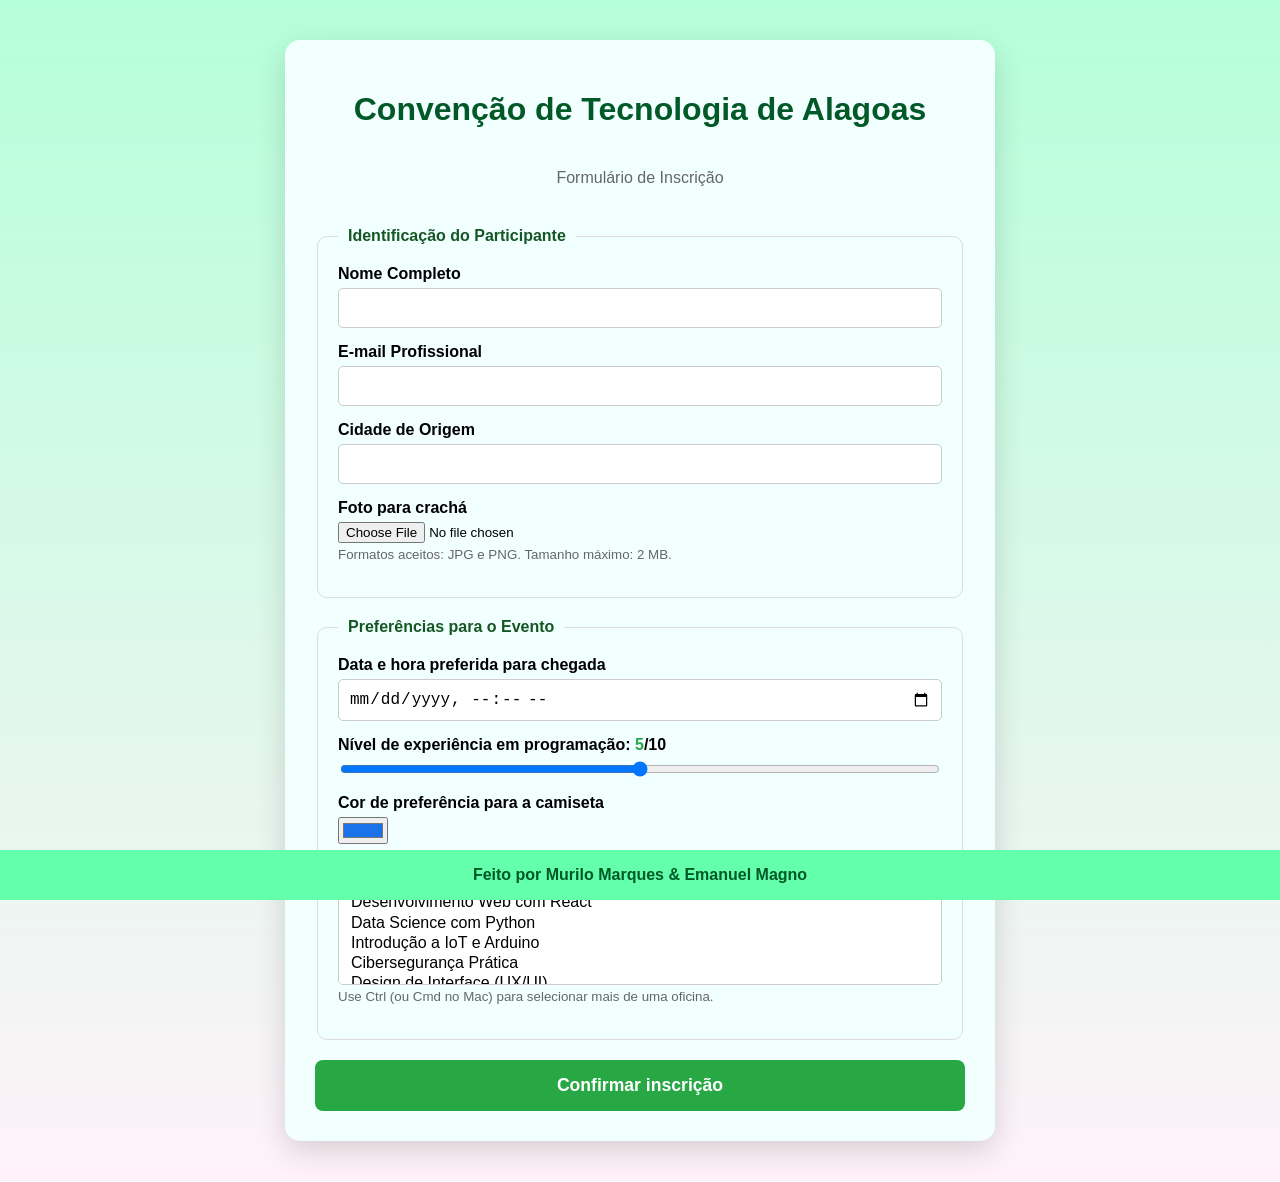
<file: index.html>
<!DOCTYPE html>
<html lang="pt-br">
<head>
    <meta charset="UTF-8">
    <meta name="viewport" content="width=device-width, initial-scale=1.0">
    <title>Inscrição para a Convenção de Tecnologia de Alagoas!</title>
    <style>
        body {
            font-family: 'Segoe UI', Tahoma, Geneva, Verdana, sans-serif;
            background-image: linear-gradient(to bottom, #B5FFD9, #FFF2F9);
            display: flex;
            justify-content: center;
            padding: 40px 20px;
            margin: 0;
        }

        form {
            background: #F2FFFF;
            padding: 30px;
            border-radius: 15px;
            box-shadow: 0 10px 30px rgba(0,0,0,0.15);
            width: 100%;
            max-width: 650px;
            display: flex;
            flex-direction: column;
            gap: 20px;
        }

        h1 { text-align: center; color: #005927; margin-bottom: 5px; }
        p.subtitulo { text-align: center; color: #666; margin-bottom: 20px; }

        fieldset {
            border: 1px solid #ddd;
            border-radius: 10px;
            padding: 20px;
        }

        legend { font-weight: bold; padding: 0 10px; color: #155724; }

        .campo-grupo {
            display: flex;
            flex-direction: column;
            margin-bottom: 15px;
        }

        label { font-weight: 600; margin-bottom: 5px; }

        input[type="text"], input[type="email"], input[type="datetime-local"], select {
            padding: 10px;
            border: 1px solid #ccc;
            border-radius: 5px;
            font-size: 1rem;
        }

        small { color: #666; margin-top: 4px; display: block; }

        button {
            background-color: #28a745;
            color: white;
            border: none;
            padding: 15px;
            font-size: 1.1rem;
            font-weight: bold;
            border-radius: 8px;
            cursor: pointer;
            transition: 0.3s;
        }

      .footer {
        position: fixed;
        left: 0;
        bottom: 0;
        width: 100%;
        background-color: #63FFAC;
        color: #005927;
        text-align: center;
      }

        button:hover { background-color: #218838; }

        #valor-experiencia { color: #28a745; font-weight: bold; }
    </style>
</head>
<body>

    <form action="https://httpbin.org/post" method="post" enctype="multipart/form-data">
        
        <input type="hidden" name="edicao" value="2026">

        <h1>Convenção de Tecnologia de Alagoas</h1>
        <p class="subtitulo">Formulário de Inscrição</p>

        <fieldset>
            <legend>Identificação do Participante</legend>
            
            <div class="campo-grupo">
                <label for="nome">Nome Completo</label>
                <input type="text" id="nome" name="nome" required>
            </div>

            <div class="campo-grupo">
                <label for="email">E-mail Profissional</label>
                <input type="email" id="email" name="email" required>
            </div>

            <div class="campo-grupo">
                <label for="cidade">Cidade de Origem</label>
                <input type="text" id="cidade" name="cidade" list="cidades-al">
                <datalist id="cidades-al">
                    <option value="Maceió">
                    <option value="Marechal Deodoro">
                    <option value="Rio Largo">
                    <option value="Arapiraca">
                    <option value="Palmeira dos Índios">
                    <option value="Penedo">
                    <option value="Coruripe">
                    <option value="Viçosa">
                </datalist>
            </div>

            <div class="campo-grupo">
                <label for="foto">Foto para crachá</label>
                <input type="file" id="foto" name="foto" accept="image/jpeg,image/png" aria-describedby="foto-help">
                <small id="foto-help">Formatos aceitos: JPG e PNG. Tamanho máximo: 2 MB.</small>
            </div>
        </fieldset>

        <fieldset>
            <legend>Preferências para o Evento</legend>

            <div class="campo-grupo">
                <label for="chegada">Data e hora preferida para chegada</label>
                <input type="datetime-local" id="chegada" name="chegada">
            </div>

            <div class="campo-grupo">
                <label for="experiencia">
                    Nível de experiência em programação: <span id="valor-experiencia">5</span>/10
                </label>
                <input type="range" id="experiencia" name="experiencia" 
                       min="0" max="10" step="1" value="5"
                       oninput="document.getElementById('valor-experiencia').textContent = this.value">
            </div>

            <div class="campo-grupo">
                <label for="cor_camiseta">Cor de preferência para a camiseta</label>
                <input type="color" id="cor_camiseta" name="cor_camiseta" value="#1a73e8">
            </div>

            <div class="campo-grupo">
                <label for="oficinas">Áreas de Especialidade</label>
                <select id="oficinas" name="oficinas[]" multiple size="4" aria-describedby="oficinas-help">
                    <option value="web">Desenvolvimento Web com React</option>
                    <option value="python">Data Science com Python</option>
                    <option value="iot">Introdução a IoT e Arduino</option>
                    <option value="seg">Cibersegurança Prática</option>
                    <option value="ux">Design de Interface (UX/UI)</option>
                </select>
                <small id="oficinas-help">Use Ctrl (ou Cmd no Mac) para selecionar mais de uma oficina.</small>
            </div>
        </fieldset>

        <button type="submit">Confirmar inscrição</button>
    </form>

<div class="footer">
  <p><b>Feito por Murilo Marques & Emanuel Magno</b></p>
</div>

</body>
</html>
</file>
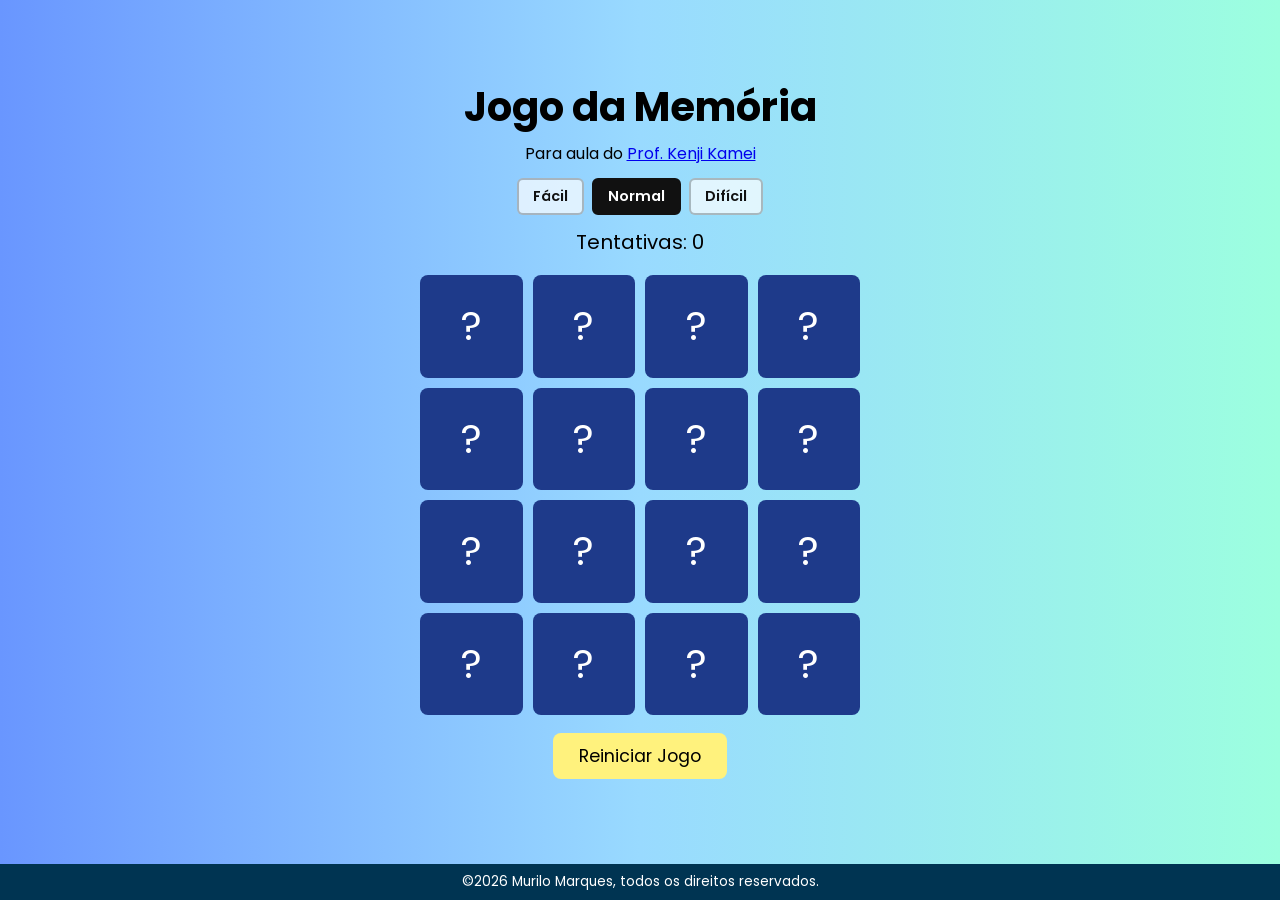
<file: memoria/index.html>
<!DOCTYPE html>
<html lang="pt-BR">
    <head>
        <link rel="preconnect" href="https://fonts.googleapis.com">
        <link rel="preconnect" href="https://fonts.gstatic.com" crossorigin>
        <link href="https://fonts.googleapis.com/css2?family=Poppins:wght@400;600;700&display=swap" rel="stylesheet">
        <meta charset="UTF-8">
        <meta name="viewport" content="width=device-width, initial-scale=1.0">
        <title>Jogo da Memória</title>
        <link rel="stylesheet" href="style.css">
    </head>
    <body>
        <div class="container">
            <h1>Jogo da Memória</h1>
            <p>Para aula do <a href="http://lattes.cnpq.br/5033020411757389" target="_blank"
                                title="Perfil do Professor Kenji">Prof. Kenji Kamei</a></p>

            <div class="modos" role="group" aria-label="Nível de dificuldade">
                <button type="button" class="btn-modo" data-modo="facil">Fácil</button>
                <button type="button" class="btn-modo ativo" data-modo="normal">Normal</button>
                <button type="button" class="btn-modo" data-modo="dificil">Difícil</button>
            </div>

            <div id="placar">Tentativas: 0</div>

            <div id="tabuleiro" class="tabuleiro"></div>

            <button type="button" id="btn-reiniciar">Reiniciar Jogo</button>
        </div>

        <script src="script.js"></script>

        <footer>
            <div class="footer">
                ©2026 Murilo Marques, todos os direitos reservados.
            </div>
        </footer>
    </body>
</html>
</file>
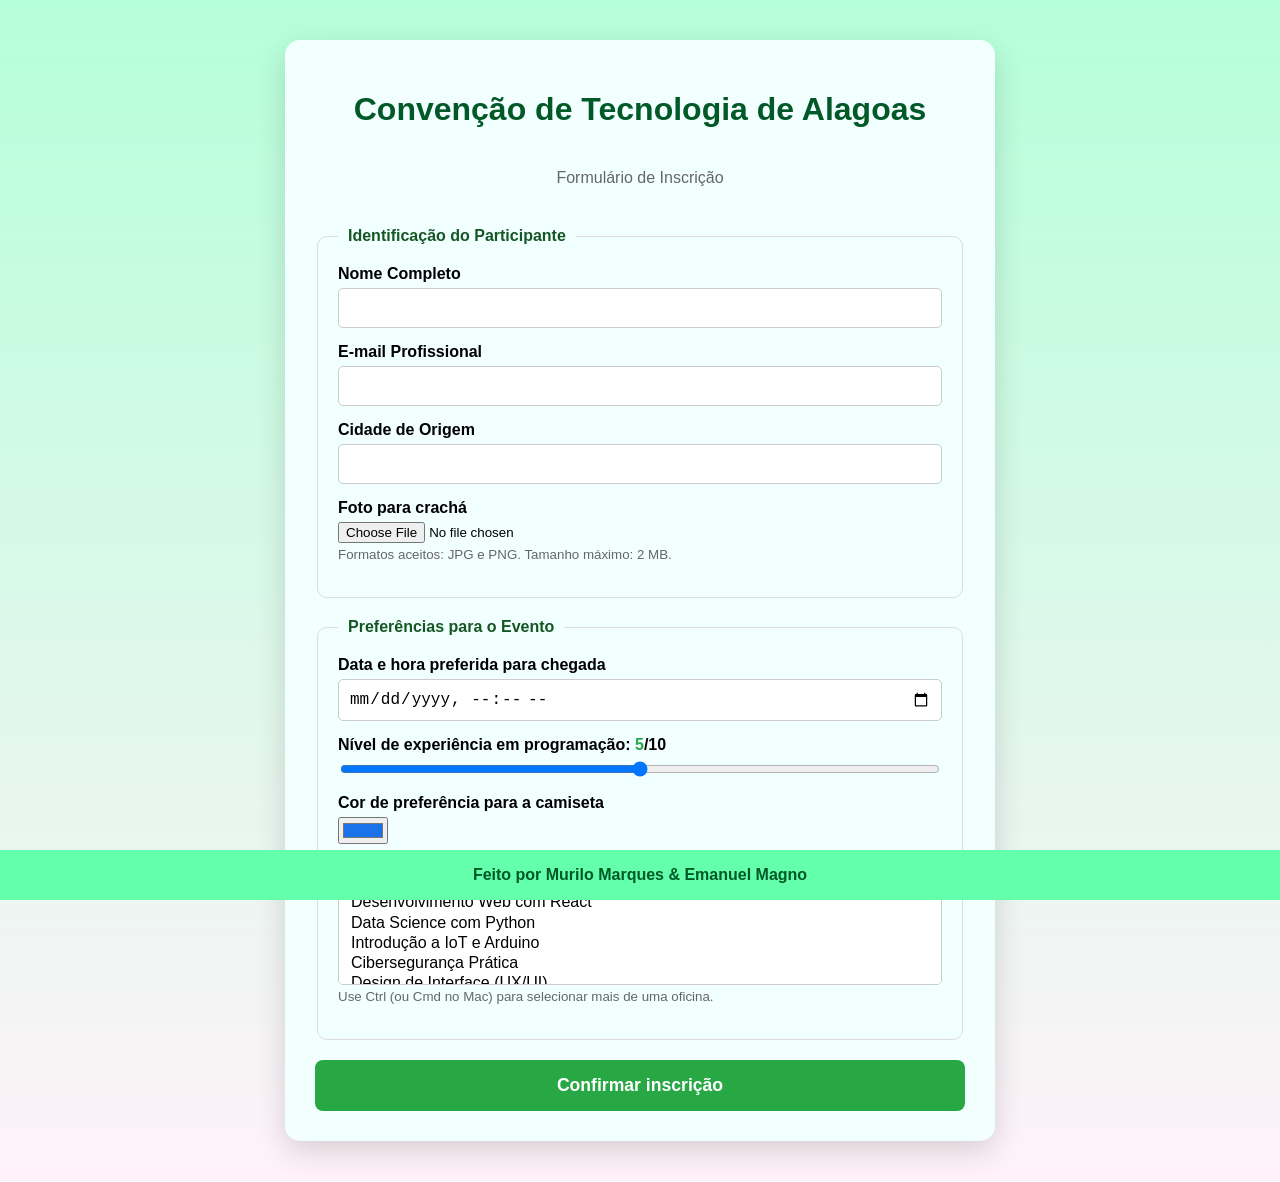
<file: text atividade-css01-sala/index.html>
<!DOCTYPE html>
<html lang="pt-br">
<head>
    <meta charset="UTF-8">
    <meta name="viewport" content="width=device-width, initial-scale=1.0">
    <title>Inscrição para a Convenção de Tecnologia de Alagoas!</title>

    <link rel="stylesheet" href="style.css">
</head>
<body>

    <form action="https://httpbin.org/post" method="post" enctype="multipart/form-data">

        <input type="hidden" name="edicao" value="2026">

        <h1>Convenção de Tecnologia de Alagoas</h1>
        <p class="subtitulo">Formulário de Inscrição</p>

        <fieldset>
            <legend>Identificação do Participante</legend>

            <div class="campo-grupo">
                <label for="nome">Nome Completo</label>
                <input type="text" id="nome" name="nome" required>
            </div>

            <div class="campo-grupo">
                <label for="email">E-mail Profissional</label>
                <input type="email" id="email" name="email" required>
            </div>

            <div class="campo-grupo">
                <label for="cidade">Cidade de Origem</label>
                <input type="text" id="cidade" name="cidade" list="cidades-al">

                <datalist id="cidades-al">
                    <option value="Maceió">
                    <option value="Marechal Deodoro">
                    <option value="Rio Largo">
                    <option value="Arapiraca">
                    <option value="Palmeira dos Índios">
                    <option value="Penedo">
                    <option value="Coruripe">
                    <option value="Viçosa">
                </datalist>
            </div>

            <div class="campo-grupo">
                <label for="foto">Foto para crachá</label>
                <input type="file" id="foto" name="foto"
                    accept="image/jpeg,image/png"
                    aria-describedby="foto-help">

                <small id="foto-help">
                    Formatos aceitos: JPG e PNG. Tamanho máximo: 2 MB.
                </small>
            </div>
        </fieldset>

        <fieldset>
            <legend>Preferências para o Evento</legend>

            <div class="campo-grupo">
                <label for="chegada">Data e hora preferida para chegada</label>
                <input type="datetime-local" id="chegada" name="chegada">
            </div>

            <div class="campo-grupo">
                <label for="experiencia">
                    Nível de experiência em programação:
                    <span id="valor-experiencia">5</span>/10
                </label>

                <input type="range"
                    id="experiencia"
                    name="experiencia"
                    min="0"
                    max="10"
                    step="1"
                    value="5"
                    oninput="document.getElementById('valor-experiencia').textContent = this.value">
            </div>

            <div class="campo-grupo">
                <label for="cor_camiseta">Cor de preferência para a camiseta</label>
                <input type="color" id="cor_camiseta" name="cor_camiseta" value="#1a73e8">
            </div>

            <div class="campo-grupo">
                <label for="oficinas">Áreas de Especialidade</label>

                <select id="oficinas" name="oficinas[]" multiple size="4"
                    aria-describedby="oficinas-help">

                    <option value="web">Desenvolvimento Web com React</option>
                    <option value="python">Data Science com Python</option>
                    <option value="iot">Introdução a IoT e Arduino</option>
                    <option value="seg">Cibersegurança Prática</option>
                    <option value="ux">Design de Interface (UX/UI)</option>
                </select>

                <small id="oficinas-help">
                    Use Ctrl (ou Cmd no Mac) para selecionar mais de uma oficina.
                </small>
            </div>
        </fieldset>

        <button type="submit">Confirmar inscrição</button>

    </form>

    <div class="footer">
        <p><b>Feito por Murilo Marques & Emanuel Magno</b></p>
    </div>

</body>
</html>
</file>
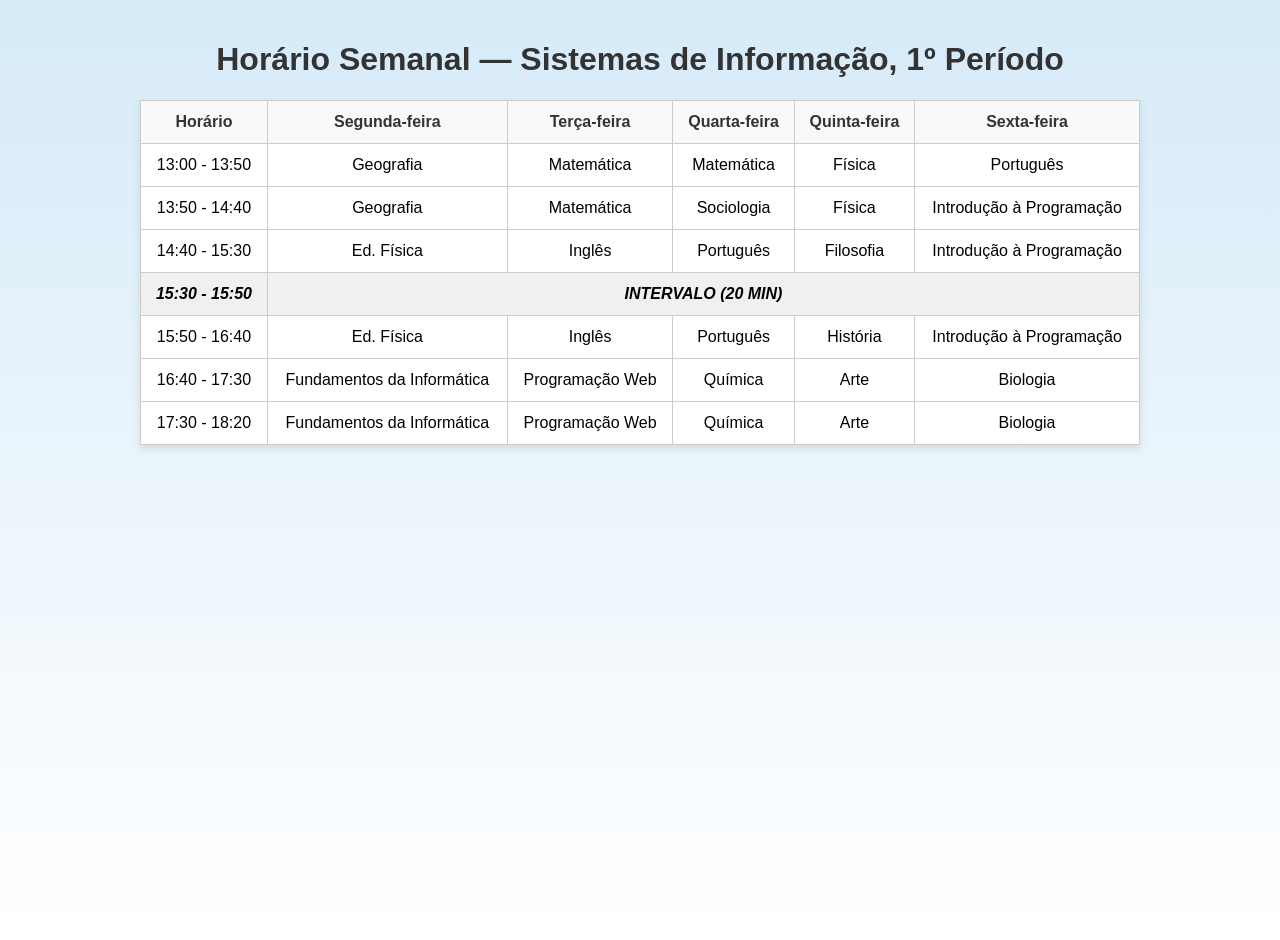
<file: cap04/at01.html>
<!DOCTYPE html>
<html lang="pt-BR">
<head>
  <meta charset="UTF-8">
  <title>Horário Semanal — Sistemas de Informação</title>
  <style>
    body {
      margin: 0;
      padding: 20px;
      font-family: Arial, sans-serif;
      background: linear-gradient(to bottom, #d6eaf8, #ffffff);
      min-height: 100vh;
      display: flex;
      flex-direction: column;
      align-items: center;
    }

    h1 {
      color: #333;
    }

    table {
      border-collapse: collapse;
      width: 90%;
      max-width: 1000px;
      background-color: #ffffff; 
      box-shadow: 0 4px 8px rgba(0,0,0,0.1);
    }

    th, td {
      border: 1px solid #ccc;
      padding: 12px;
      text-align: center;
    }
    th {
      background-color: #f8f9fa;
      color: #333;
    }

    .intervalo {
      background-color: #f0f0f0;
      font-weight: bold;
      font-style: italic;
    }
  </style>
</head>
<body>

  <h1>Horário Semanal — Sistemas de Informação, 1º Período</h1>

  <table>
    <tr>
      <th>Horário</th>
      <th>Segunda-feira</th>
      <th>Terça-feira</th>
      <th>Quarta-feira</th>
      <th>Quinta-feira</th>
      <th>Sexta-feira</th>
    </tr>

    <tr>
      <td>13:00 - 13:50</td>
      <td>Geografia</td>
      <td>Matemática</td>
      <td>Matemática</td>
      <td>Física</td>
      <td>Português</td>
    </tr>

    <tr>
      <td>13:50 - 14:40</td>
      <td>Geografia</td>
      <td>Matemática</td>
      <td>Sociologia</td>
      <td>Física</td>
      <td>Introdução à Programação</td>
    </tr>

    <tr>
      <td>14:40 - 15:30</td>
      <td>Ed. Física</td>
      <td>Inglês</td>
      <td>Português</td>
      <td>Filosofia</td>
      <td>Introdução à Programação</td>
    </tr>

    <tr class="intervalo">
      <td>15:30 - 15:50</td>
      <td colspan="5">INTERVALO (20 MIN)</td>
    </tr>

    <tr>
      <td>15:50 - 16:40</td>
      <td>Ed. Física</td>
      <td>Inglês</td>
      <td>Português</td>
      <td>História</td>
      <td>Introdução à Programação</td>
    </tr>

    <tr>
      <td>16:40 - 17:30</td>
      <td>Fundamentos da Informática</td>
      <td>Programação Web</td>
      <td>Química</td>
      <td>Arte</td>
      <td>Biologia</td>
    </tr>

    <tr>
      <td>17:30 - 18:20</td>
      <td>Fundamentos da Informática</td>
      <td>Programação Web</td>
      <td>Química</td>
      <td>Arte</td>
      <td>Biologia</td>
    </tr>
  </table>

</body>
</html>
</file>
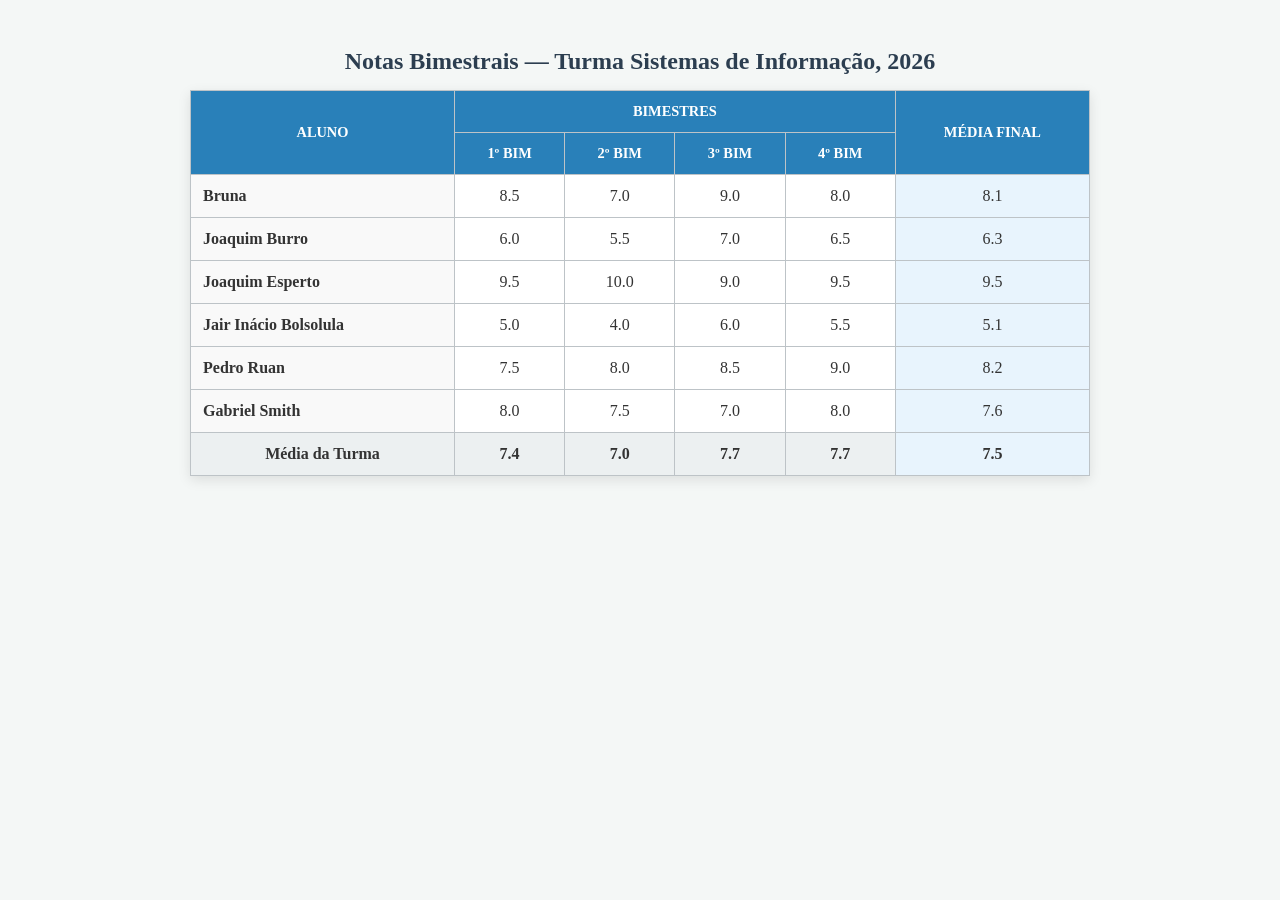
<file: cap04/at02.html>
<!DOCTYPE html>
<html lang="pt-BR">
<head>
  <meta charset="UTF-8">
  <title>Atividade 2 — Tabela Semântica</title>
  <style>
    body {
      font-family:"Comic Sans MS", "Comic Sans", cursive;
      padding: 40px;
      background-color: #f4f7f6;
      color: #333;
    }

    table {
      width: 100%;
      max-width: 900px;
      margin: 0 auto;
      border-collapse: collapse;
      background-color: #fff;
      box-shadow: 0 4px 12px rgba(0,0,0,0.1);
    }

    caption {
      font-size: 1.5rem;
      font-weight: bold;
      margin-bottom: 15px;
      color: #2c3e50;
    }

    th, td {
      border: 1px solid #bdc3c7;
      padding: 12px;
      text-align: center;
    }

    thead th {
      background-color: #2980b9;
      color: white;
      text-transform: uppercase;
      font-size: 0.9rem;
    }

    tbody th {
      background-color: #f9f9f9;
      text-align: left;
      font-weight: 600;
    }

    tfoot {
      background-color: #ecf0f1;
      font-weight: bold;
    }

    .media-final {
      background-color: #e8f4fd;
    }
  </style>
</head>
<body>

  <table>
    <caption>Notas Bimestrais — Turma Sistemas de Informação, 2026</caption>

    <thead>
      <tr>
        <th scope="col" rowspan="2">Aluno</th>
        <th scope="colgroup" colspan="4">Bimestres</th>
        <th scope="col" rowspan="2">Média Final</th>
      </tr>
      <tr>
        <th scope="col">1º Bim</th>
        <th scope="col">2º Bim</th>
        <th scope="col">3º Bim</th>
        <th scope="col">4º Bim</th>
      </tr>
    </thead>

    <tbody>
      <tr>
        <th scope="row">Bruna</th>
        <td>8.5</td>
        <td>7.0</td>
        <td>9.0</td>
        <td>8.0</td>
        <td class="media-final">8.1</td>
      </tr>
      <tr>
        <th scope="row">Joaquim Burro</th>
        <td>6.0</td>
        <td>5.5</td>
        <td>7.0</td>
        <td>6.5</td>
        <td class="media-final">6.3</td>
      </tr>
      <tr>
        <th scope="row">Joaquim Esperto</th>
        <td>9.5</td>
        <td>10.0</td>
        <td>9.0</td>
        <td>9.5</td>
        <td class="media-final">9.5</td>
      </tr>
      <tr>
        <th scope="row">Jair Inácio Bolsolula</th>
        <td>5.0</td>
        <td>4.0</td>
        <td>6.0</td>
        <td>5.5</td>
        <td class="media-final">5.1</td>
      </tr>
      <tr>
        <th scope="row">Pedro Ruan</th>
        <td>7.5</td>
        <td>8.0</td>
        <td>8.5</td>
        <td>9.0</td>
        <td class="media-final">8.2</td>
      </tr>
      <tr>
        <th scope="row">Gabriel Smith</th>
        <td>8.0</td>
        <td>7.5</td>
        <td>7.0</td>
        <td>8.0</td>
        <td class="media-final">7.6</td>
      </tr>
    </tbody>

    <tfoot>
      <tr>
        <th scope="row">Média da Turma</th>
        <td>7.4</td>
        <td>7.0</td>
        <td>7.7</td>
        <td>7.7</td>
        <td class="media-final">7.5</td>
      </tr>
    </tfoot>
  </table>

</body>
</html>
</file>
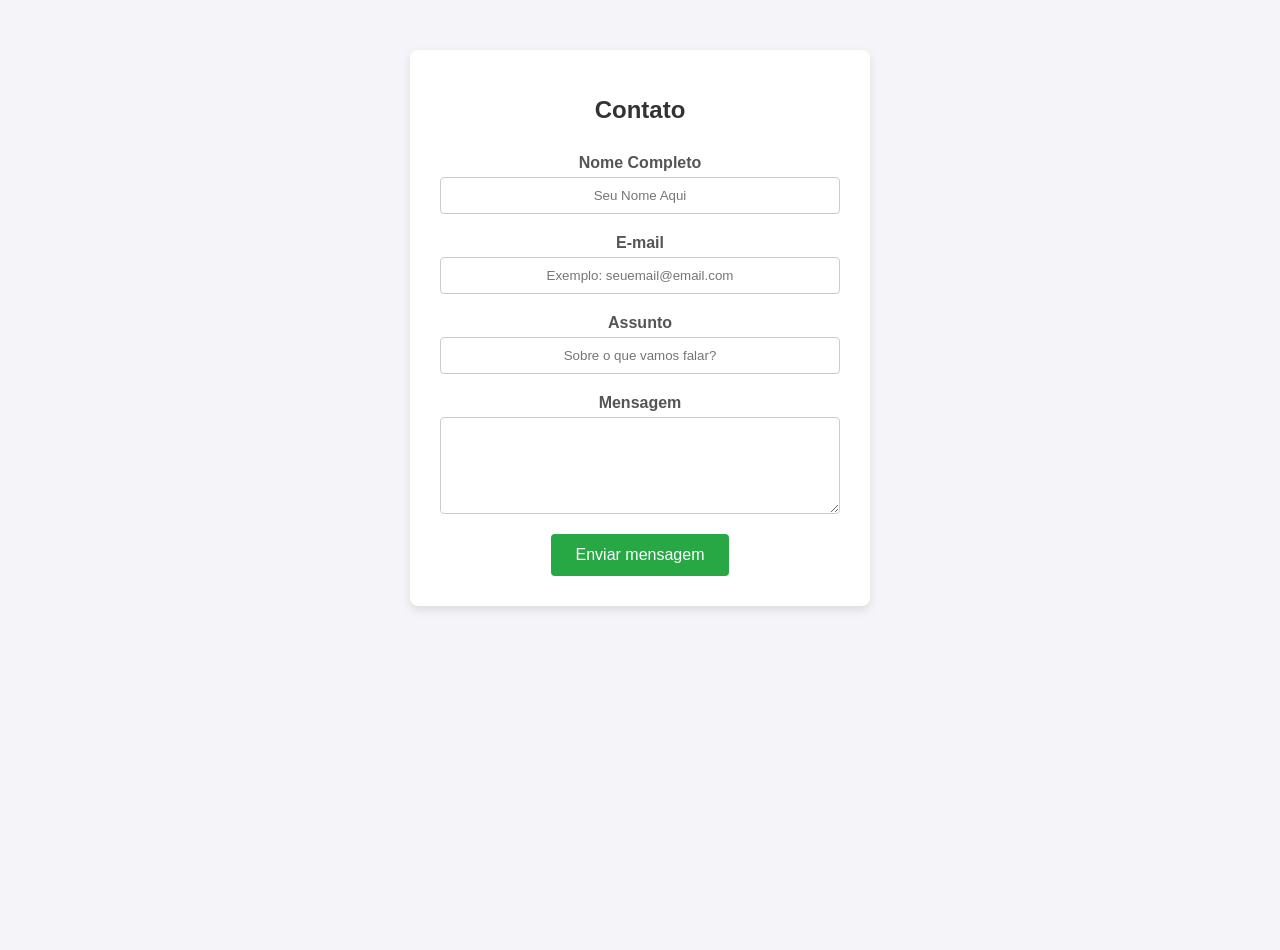
<file: cap05/at01.html>
<!DOCTYPE html>
<html lang="pt-br">
<head>
    <meta charset="UTF-8">
    <meta name="viewport" content="width=device-width, initial-scale=1.0">
    <title>AT01 — Formulário de Contato</title>
    <style>
        /* Centraliza o conteúdo na tela inteira */
        body {
            font-family: 'Segoe UI', Tahoma, Geneva, Verdana, sans-serif;
            display: flex;
            justify-content: center;
            align-items: flex-start;
            min-height: 100vh;
            background-color: #f4f4f9;
            margin: 0;
            padding-top: 50px;
        }

        /* Estilização do formulário */
        form {
            background: white;
            padding: 30px;
            border-radius: 8px;
            box-shadow: 0 4px 10px rgba(0,0,0,0.1);
            width: 100%;
            max-width: 400px;
            display: flex;
            flex-direction: column;
            align-items: center; /* Centraliza os itens dentro do form */
            gap: 20px;
        }

        h1 {
            font-size: 1.5rem;
            color: #333;
            margin-bottom: 10px;
        }

        /* Container de cada campo para alinhar label e input */
        .campo-grupo {
            display: flex;
            flex-direction: column;
            align-items: center;
            width: 100%;
        }

        label {
            font-weight: bold;
            margin-bottom: 5px;
            color: #555;
        }

        input, textarea {
            width: 100%;
            padding: 10px;
            border: 1px solid #ccc;
            border-radius: 4px;
            text-align: center; /* Centraliza o texto digitado */
            box-sizing: border-box; /* Garante que o padding não quebre a largura */
        }

        textarea {
            resize: vertical;
        }

        button {
            background-color: #28a745;
            color: white;
            border: none;
            padding: 12px 25px;
            font-size: 1rem;
            border-radius: 4px;
            cursor: pointer;
            transition: background 0.3s;
        }

        button:hover {
            background-color: #218838;
        }
    </style>
</head>
<body>

    <form action="https://httpbin.org/get" method="get">
        <h1>Contato</h1>

        <div class="campo-grupo">
            <label for="nome">Nome Completo</label>
            <input type="text" id="nome" name="nome" placeholder="Seu Nome Aqui" required>
        </div>

        <div class="campo-grupo">
            <label for="email">E-mail</label>
            <input type="email" id="email" name="email" placeholder="Exemplo: seuemail@email.com" required>
        </div>

        <div class="campo-grupo">
            <label for="assunto">Assunto</label>
            <input type="text" id="assunto" name="assunto" placeholder="Sobre o que vamos falar?" required>
        </div>

        <div class="campo-grupo">
            <label for="mensagem">Mensagem</label>
            <textarea id="mensagem" name="mensagem" rows="5" required></textarea>
        </div>

        <button type="submit">Enviar mensagem</button>
    </form>

</body>
</html>
</file>
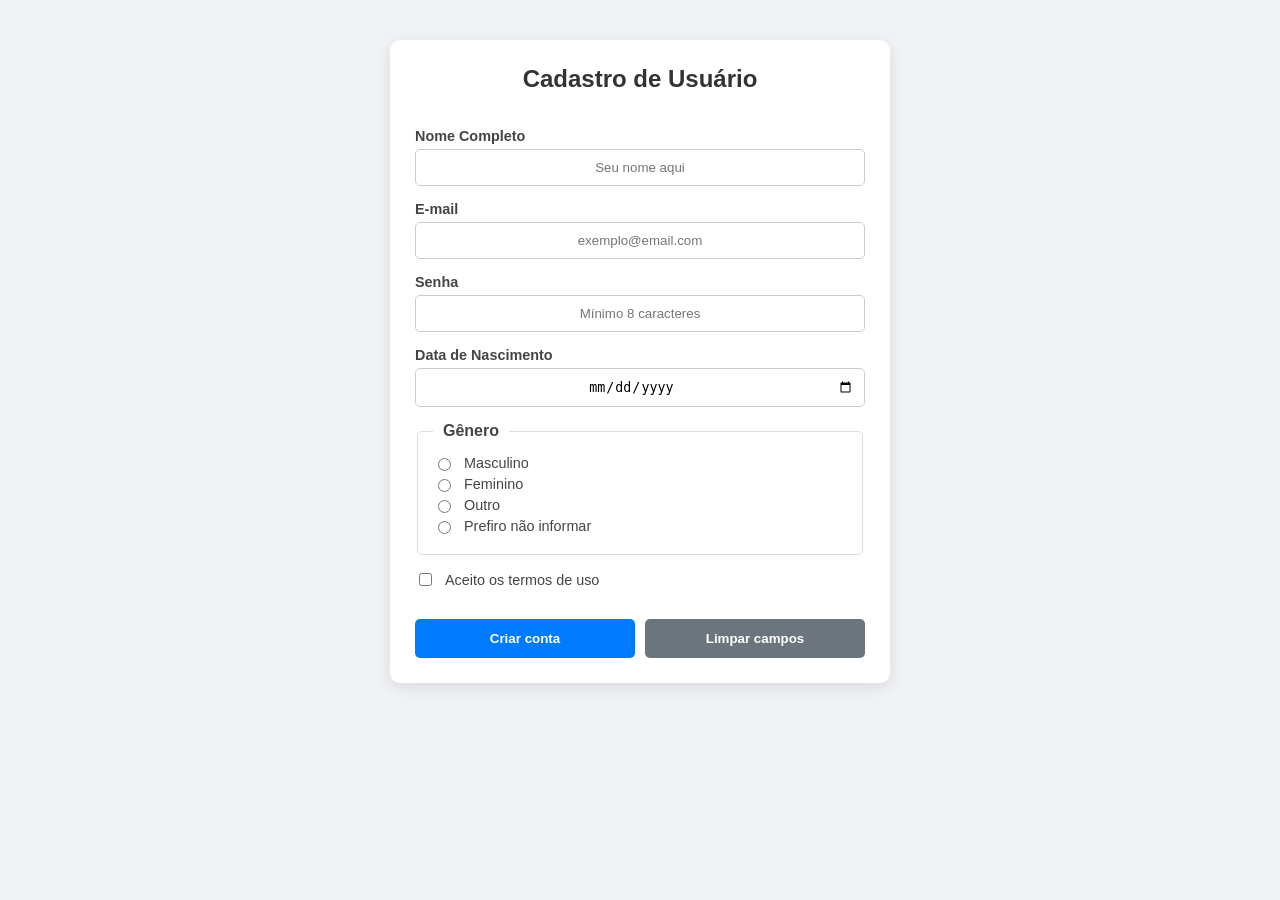
<file: cap05/at02.html>
<!DOCTYPE html>
<html lang="pt-br">
<head>
    <meta charset="UTF-8">
    <meta name="viewport" content="width=device-width, initial-scale=1.0">
    <title>AT02 — Cadastro de Usuário</title>
    <style>
        body {
            font-family: Arial, sans-serif;
            display: flex;
            justify-content: center;
            background-color: #f0f2f5;
            padding: 40px 20px;
            margin: 0;
        }

        form {
            background: white;
            padding: 25px;
            border-radius: 10px;
            box-shadow: 0 4px 15px rgba(0,0,0,0.1);
            width: 100%;
            max-width: 450px;
            display: flex;
            flex-direction: column;
            gap: 15px;
        }

        h2 { text-align: center; color: #333; margin-top: 0; }

        .campo-grupo {
            display: flex;
            flex-direction: column;
            gap: 5px;
        }

        label { font-weight: bold; font-size: 0.9rem; color: #444; }

        input[type="text"], 
        input[type="email"], 
        input[type="password"], 
        input[type="date"] {
            padding: 10px;
            border: 1px solid #ccc;
            border-radius: 5px;
            width: 100%;
            box-sizing: border-box;
            text-align: center;
        }

        fieldset {
            border: 1px solid #ddd;
            border-radius: 5px;
            padding: 15px;
        }

        legend { font-weight: bold; padding: 0 10px; color: #444; }

        .radio-grupo, .check-grupo {
            display: flex;
            align-items: center;
            gap: 10px;
            font-weight: normal;
            cursor: pointer;
            margin-bottom: 5px;
        }

        .botoes {
            display: flex;
            gap: 10px;
            margin-top: 10px;
        }

        button {
            flex: 1;
            padding: 12px;
            border: none;
            border-radius: 5px;
            cursor: pointer;
            font-weight: bold;
            transition: 0.2s;
        }

        button[type="submit"] { background-color: #007bff; color: white; }
        button[type="reset"] { background-color: #6c757d; color: white; }
        
        button:hover { opacity: 0.85; transform: translateY(-1px); }
    </style>
</head>
<body>

    <form action="https://httpbin.org/post" method="post">
        <h2>Cadastro de Usuário</h2>

        <div class="campo-grupo">
            <label for="nome">Nome Completo</label>
            <input type="text" id="nome" name="nome" placeholder="Seu nome aqui" required minlength="3">
        </div>

        <div class="campo-grupo">
            <label for="email">E-mail</label>
            <input type="email" id="email" name="email" placeholder="exemplo@email.com" required>
        </div>

        <div class="campo-grupo">
            <label for="senha">Senha</label>
            <input type="password" id="senha" name="senha" placeholder="Mínimo 8 caracteres" required minlength="8">
        </div>

        <div class="campo-grupo">
            <label for="nascimento">Data de Nascimento</label>
            <input type="date" id="nascimento" name="nascimento" required>
        </div>

        <fieldset>
            <legend>Gênero</legend>
            <label class="radio-grupo"><input type="radio" name="genero" value="masculino"> Masculino</label>
            <label class="radio-grupo"><input type="radio" name="genero" value="feminino"> Feminino</label>
            <label class="radio-grupo"><input type="radio" name="genero" value="outro"> Outro</label>
            <label class="radio-grupo"><input type="radio" name="genero" value="prefiro_nao_informar"> Prefiro não informar</label>
        </fieldset>

        <label class="check-grupo">
            <input type="checkbox" name="aceite" value="sim" required>
            Aceito os termos de uso
        </label>

        <div class="botoes">
            <button type="submit">Criar conta</button>
            <button type="reset">Limpar campos</button>
        </div>
    </form>

</body>
</html>
</file>
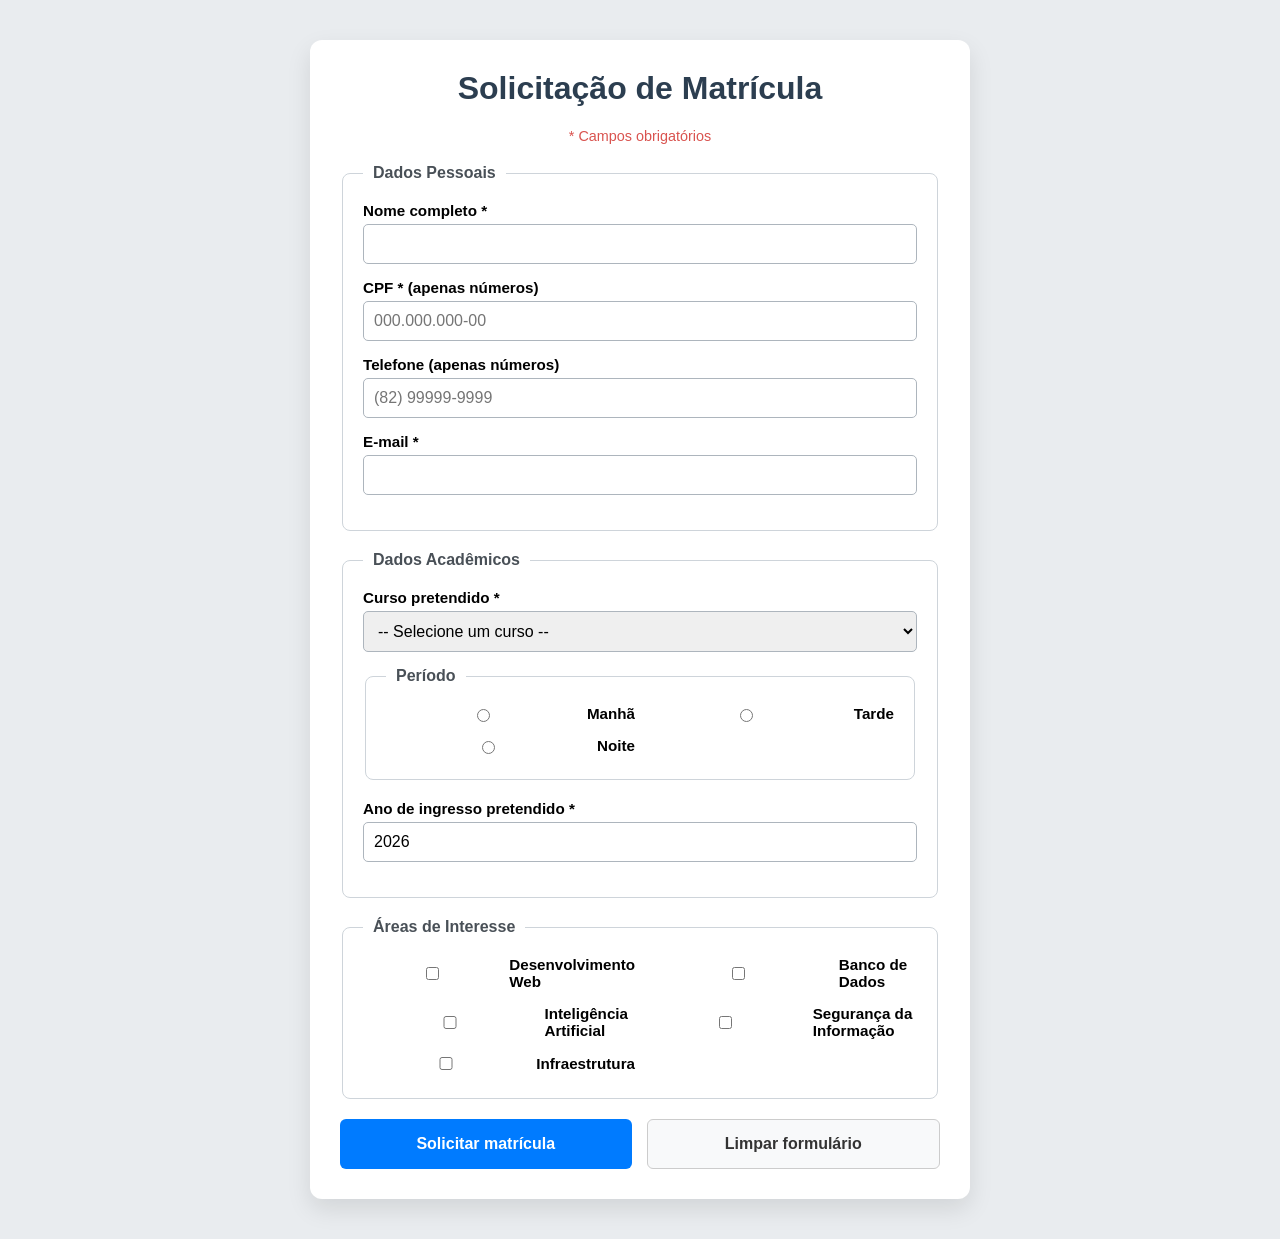
<file: cap05/at03.html>
<!DOCTYPE html>
<html lang="pt-br">
<head>
    <meta charset="UTF-8">
    <meta name="viewport" content="width=device-width, initial-scale=1.0">
    <title>AT03 — Matrícula Acadêmica (Com Máscaras)</title>
    <style>
        body { font-family: 'Segoe UI', sans-serif; background-color: #e9ecef; display: flex; justify-content: center; padding: 40px 20px; margin: 0; }
        form { background: white; padding: 30px; border-radius: 12px; box-shadow: 0 10px 25px rgba(0,0,0,0.1); width: 100%; max-width: 600px; }
        h1 { text-align: center; color: #2c3e50; margin-top: 0; }
        .nota { color: #d9534f; font-size: 0.9rem; margin-bottom: 20px; text-align: center; }
        fieldset { border: 1px solid #ced4da; border-radius: 8px; margin-bottom: 20px; padding: 20px; }
        legend { font-weight: bold; color: #495057; padding: 0 10px; }
        .campo-grupo { display: flex; flex-direction: column; margin-bottom: 15px; }
        label { font-weight: 600; margin-bottom: 5px; font-size: 0.95rem; }
        input, select { padding: 10px; border: 1px solid #adb5bd; border-radius: 5px; font-size: 1rem; width: 100%; box-sizing: border-box; }
        .opcoes-grid { display: grid; grid-template-columns: repeat(auto-fit, minmax(180px, 1fr)); gap: 10px; }
        .opcao-item { display: flex; align-items: center; gap: 8px; cursor: pointer; }
        .botoes { display: flex; gap: 15px; margin-top: 10px; }
        button { flex: 1; padding: 15px; border: none; border-radius: 6px; font-size: 1rem; font-weight: bold; cursor: pointer; }
        button[type="submit"] { background-color: #007bff; color: white; }
        button[type="reset"] { background-color: #f8f9fa; color: #333; border: 1px solid #ccc; }
    </style>
</head>
<body>

    <form action="https://httpbin.org/post" method="post">
        <h1>Solicitação de Matrícula</h1>
        <p class="nota">* Campos obrigatórios</p>

        <fieldset>
            <legend>Dados Pessoais</legend>
            
            <div class="campo-grupo">
                <label for="nome">Nome completo *</label>
                <input type="text" id="nome" name="nome" required minlength="5" maxlength="100">
            </div>

            <div class="campo-grupo">
                <label for="cpf">CPF * (apenas números)</label>
                <input type="text" id="cpf" name="cpf" required maxlength="14"
                       placeholder="000.000.000-00" title="CPF no formato 000.000.000-00">
            </div>

            <div class="campo-grupo">
                <label for="telefone">Telefone (apenas números)</label>
                <input type="tel" id="telefone" name="telefone" maxlength="15"
                       placeholder="(82) 99999-9999">
            </div>

            <div class="campo-grupo">
                <label for="email">E-mail *</label>
                <input type="email" id="email" name="email" required>
            </div>
        </fieldset>

        <fieldset>
            <legend>Dados Acadêmicos</legend>

            <div class="campo-grupo">
                <label for="curso">Curso pretendido *</label>
                <select id="curso" name="curso" required>
                    <option value="">-- Selecione um curso --</option>
                    <optgroup label="Computação">
                        <option value="si">Sistemas de Informação</option>
                        <option value="cc">Ciência da Computação</option>
                        <option value="ec">Engenharia da Computação</option>
                    </optgroup>
                    <optgroup label="Gestão">
                        <option value="adm">Administração</option>
                        <option value="cont">Ciências Contábeis</option>
                    </optgroup>
                </select>
            </div>

            <fieldset>
                <legend>Período</legend>
                <div class="opcoes-grid">
                    <label class="opcao-item"><input type="radio" name="periodo" value="Manhã"> Manhã</label>
                    <label class="opcao-item"><input type="radio" name="periodo" value="Tarde"> Tarde</label>
                    <label class="opcao-item"><input type="radio" name="periodo" value="Noite"> Noite</label>
                </div>
            </fieldset>

            <div class="campo-grupo">
                <label for="ano_ingresso">Ano de ingresso pretendido *</label>
                <input type="number" id="ano_ingresso" name="ano_ingresso" min="2026" max="2030" required value="2026">
            </div>
        </fieldset>

        <fieldset>
            <legend>Áreas de Interesse</legend>
            <div class="opcoes-grid">
                <label class="opcao-item"><input type="checkbox" name="interesses[]" value="Web"> Desenvolvimento Web</label>
                <label class="opcao-item"><input type="checkbox" name="interesses[]" value="BD"> Banco de Dados</label>
                <label class="opcao-item"><input type="checkbox" name="interesses[]" value="IA"> Inteligência Artificial</label>
                <label class="opcao-item"><input type="checkbox" name="interesses[]" value="Segurança"> Segurança da Informação</label>
                <label class="opcao-item"><input type="checkbox" name="interesses[]" value="Infra"> Infraestrutura</label>
            </div>
        </fieldset>

        <div class="botoes">
            <button type="submit">Solicitar matrícula</button>
            <button type="reset">Limpar formulário</button>
        </div>
    </form>

    <script>
        document.getElementById('cpf').addEventListener('input', function (e) {
            let value = e.target.value.replace(/\D/g, '');
            if (value.length > 11) value = value.slice(0, 11);
            value = value.replace(/(\d{3})(\d)/, '$1.$2');
            value = value.replace(/(\d{3})(\d)/, '$1.$2');
            value = value.replace(/(\d{3})(\d{1,2})$/, '$1-$2');
            e.target.value = value;
        });

        document.getElementById('telefone').addEventListener('input', function (e) {
            let value = e.target.value.replace(/\D/g, '');
            if (value.length > 11) value = value.slice(0, 11);
            value = value.replace(/^(\d{2})(\d)/g, '($1) $2');
            value = value.replace(/(\d{5})(\d)/, '$1-$2');
            e.target.value = value;
        });
    </script>

</body>
</html>
</file>
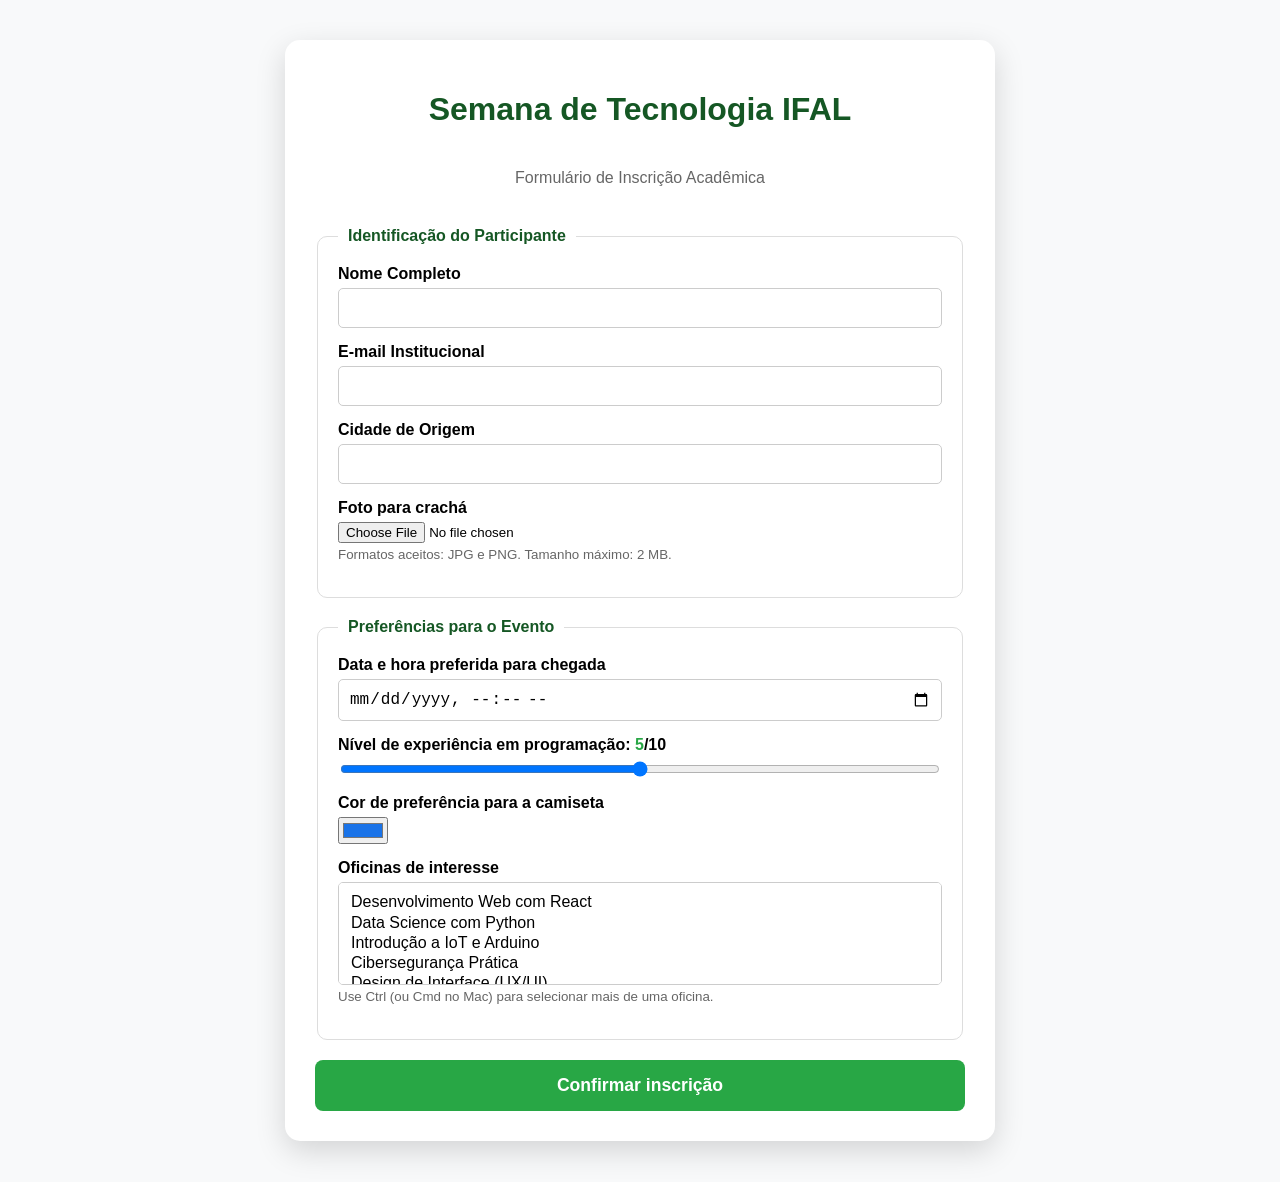
<file: cap05/at04.html>
<!DOCTYPE html>
<html lang="pt-br">
<head>
    <meta charset="UTF-8">
    <meta name="viewport" content="width=device-width, initial-scale=1.0">
    <title>AT04 — Inscrição Semana de Tecnologia IFAL</title>
    <style>
        body {
            font-family: 'Segoe UI', Tahoma, Geneva, Verdana, sans-serif;
            background-color: #f8f9fa;
            display: flex;
            justify-content: center;
            padding: 40px 20px;
            margin: 0;
        }

        form {
            background: white;
            padding: 30px;
            border-radius: 15px;
            box-shadow: 0 10px 30px rgba(0,0,0,0.15);
            width: 100%;
            max-width: 650px;
            display: flex;
            flex-direction: column;
            gap: 20px;
        }

        h1 { text-align: center; color: #155724; margin-bottom: 5px; }
        p.subtitulo { text-align: center; color: #666; margin-bottom: 20px; }

        fieldset {
            border: 1px solid #ddd;
            border-radius: 10px;
            padding: 20px;
        }

        legend { font-weight: bold; padding: 0 10px; color: #155724; }

        .campo-grupo {
            display: flex;
            flex-direction: column;
            margin-bottom: 15px;
        }

        label { font-weight: 600; margin-bottom: 5px; }

        input[type="text"], input[type="email"], input[type="datetime-local"], select {
            padding: 10px;
            border: 1px solid #ccc;
            border-radius: 5px;
            font-size: 1rem;
        }

        small { color: #666; margin-top: 4px; display: block; }

        button {
            background-color: #28a745;
            color: white;
            border: none;
            padding: 15px;
            font-size: 1.1rem;
            font-weight: bold;
            border-radius: 8px;
            cursor: pointer;
            transition: 0.3s;
        }

        button:hover { background-color: #218838; }

        #valor-experiencia { color: #28a745; font-weight: bold; }
    </style>
</head>
<body>

    <form action="https://httpbin.org/post" method="post" enctype="multipart/form-data">
        
        <input type="hidden" name="edicao" value="2026">

        <h1>Semana de Tecnologia IFAL</h1>
        <p class="subtitulo">Formulário de Inscrição Acadêmica</p>

        <fieldset>
            <legend>Identificação do Participante</legend>
            
            <div class="campo-grupo">
                <label for="nome">Nome Completo</label>
                <input type="text" id="nome" name="nome" required>
            </div>

            <div class="campo-grupo">
                <label for="email">E-mail Institucional</label>
                <input type="email" id="email" name="email" required>
            </div>

            <div class="campo-grupo">
                <label for="cidade">Cidade de Origem</label>
                <input type="text" id="cidade" name="cidade" list="cidades-al">
                <datalist id="cidades-al">
                    <option value="Maceió">
                    <option value="Marechal Deodoro">
                    <option value="Rio Largo">
                    <option value="Arapiraca">
                    <option value="Palmeira dos Índios">
                    <option value="Penedo">
                    <option value="Coruripe">
                    <option value="Viçosa">
                </datalist>
            </div>

            <div class="campo-grupo">
                <label for="foto">Foto para crachá</label>
                <input type="file" id="foto" name="foto" accept="image/jpeg,image/png" aria-describedby="foto-help">
                <small id="foto-help">Formatos aceitos: JPG e PNG. Tamanho máximo: 2 MB.</small>
            </div>
        </fieldset>

        <fieldset>
            <legend>Preferências para o Evento</legend>

            <div class="campo-grupo">
                <label for="chegada">Data e hora preferida para chegada</label>
                <input type="datetime-local" id="chegada" name="chegada">
            </div>

            <div class="campo-grupo">
                <label for="experiencia">
                    Nível de experiência em programação: <span id="valor-experiencia">5</span>/10
                </label>
                <input type="range" id="experiencia" name="experiencia" 
                       min="0" max="10" step="1" value="5"
                       oninput="document.getElementById('valor-experiencia').textContent = this.value">
            </div>

            <div class="campo-grupo">
                <label for="cor_camiseta">Cor de preferência para a camiseta</label>
                <input type="color" id="cor_camiseta" name="cor_camiseta" value="#1a73e8">
            </div>

            <div class="campo-grupo">
                <label for="oficinas">Oficinas de interesse</label>
                <select id="oficinas" name="oficinas[]" multiple size="4" aria-describedby="oficinas-help">
                    <option value="web">Desenvolvimento Web com React</option>
                    <option value="python">Data Science com Python</option>
                    <option value="iot">Introdução a IoT e Arduino</option>
                    <option value="seg">Cibersegurança Prática</option>
                    <option value="ux">Design de Interface (UX/UI)</option>
                </select>
                <small id="oficinas-help">Use Ctrl (ou Cmd no Mac) para selecionar mais de uma oficina.</small>
            </div>
        </fieldset>

        <button type="submit">Confirmar inscrição</button>
    </form>

</body>
</html>
</file>
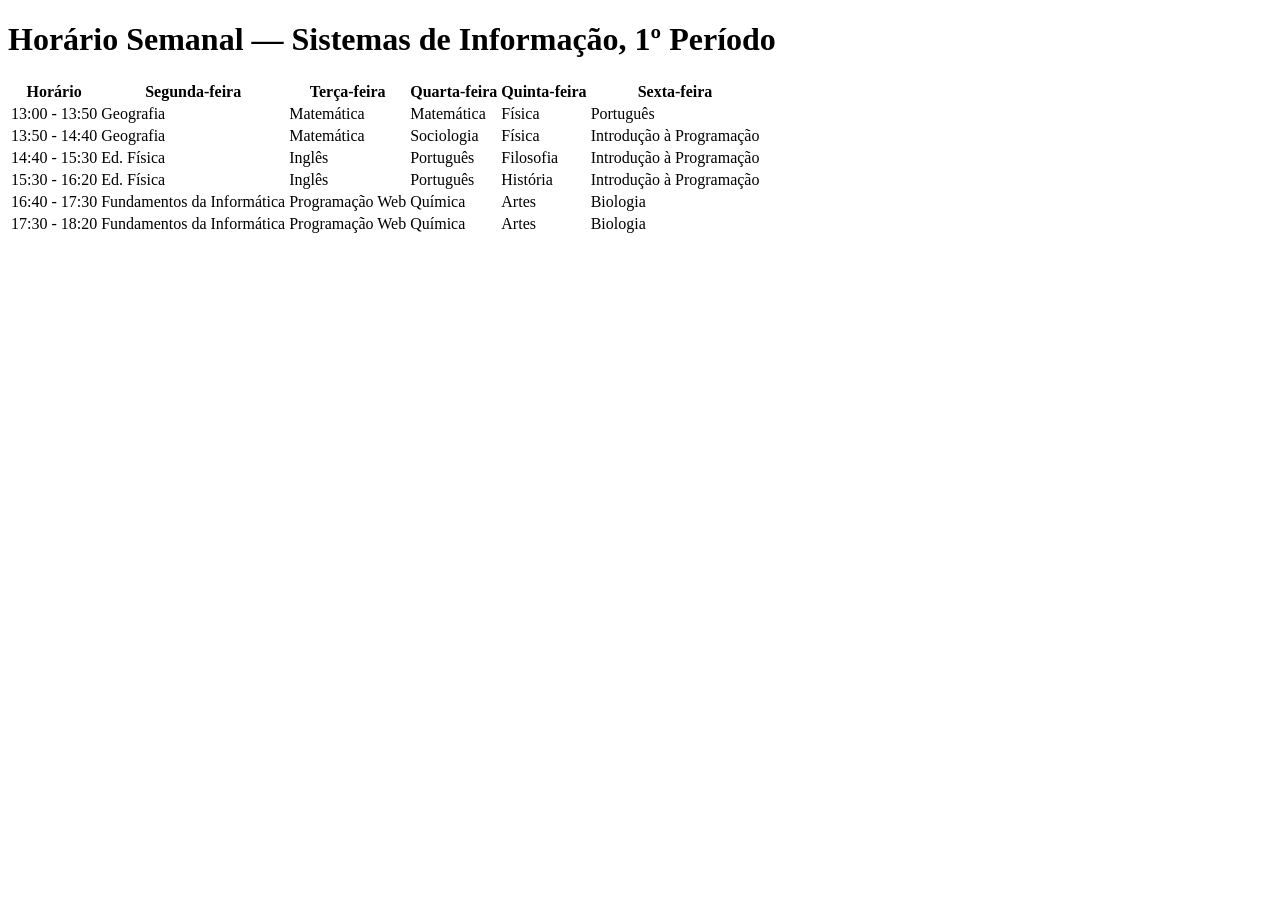
<file: capi04/at01.html>
<!DOCTYPE html>
<html lang="pt-BR">
<head>
  <meta charset="UTF-8">
  <title>Horário Semanal — Cap. 4 / Ativ. 1</title>
</head>
<body>
  <h1>Horário Semanal — Sistemas de Informação, 1º Período</h1>

  <table>
    <tr>
      <th>Horário</th>
      <th>Segunda-feira</th>
      <th>Terça-feira</th>
      <th>Quarta-feira</th>
      <th>Quinta-feira</th>
      <th>Sexta-feira</th>
    </tr>
    <tr>
      <td>13:00 - 13:50</td>
      <td>Geografia</td>
      <td>Matemática</td>
      <td>Matemática</td>
      <td>Física</td>
      <td>Português</td>
    </tr>
     <tr>
      <td>13:50 - 14:40</td>
      <td>Geografia</td>
      <td>Matemática</td>
      <td>Sociologia</td>
      <td>Física</td>
      <td>Introdução à Programação</td>
    </tr>
     <tr>
      <td>14:40 - 15:30</td>
      <td>Ed. Física</td>
      <td>Inglês</td>
      <td>Português</td>
      <td>Filosofia</td>
      <td>Introdução à Programação</td>
    </tr>
     <tr>
      <td>15:30 - 16:20</td>
      <td>Ed. Física</td>
      <td>Inglês</td>
      <td>Português</td>
      <td>História</td>
      <td>Introdução à Programação</td>
    </tr>
     <tr>
      <td>16:40 - 17:30</td>
      <td>Fundamentos da Informática</td>
      <td>Programação Web</td>
      <td>Química</td>
      <td>Artes</td>
      <td>Biologia</td>
    </tr>
    <tr>
      <td>17:30 - 18:20</td>
      <td>Fundamentos da Informática</td>
      <td>Programação Web</td>
      <td>Química</td>
      <td>Artes</td>
      <td>Biologia</td>
    </tr>
  </table>
 </body>
 </html>
</file>
<file: memoria/style.css>
:root {
    --bg-gradient: linear-gradient(to right, #6996FF, #99DAFF, #9CFFDF);
    --verso-bg: #1e3a8a;
    --frente-border: #1e3a8a;
    --colunas: 4;
}

* {
    box-sizing: border-box;
    margin: 0;
    padding: 0;
}

body {
    font-family: 'Poppins', sans-serif;
    background-image: var(--bg-gradient);
    display: flex;
    flex-direction: column;
    min-height: 100dvh;
    overflow-x: hidden;
    max-width: 100vw;
    transition: background-image 0.35s ease;
}

.container {
    text-align: center;
    flex: 1;
    display: flex;
    flex-direction: column;
    justify-content: center;
    gap: 12px;
    align-items: center;
    width: 100%;
    max-width: 100vw;
    padding: 16px;
    min-height: 0;
}

h1 {
    font-size: clamp(1.6rem, 4vw, 2.5rem);
    line-height: 1.1;
}

.modos {
    display: flex;
    gap: 8px;
}

.btn-modo {
    padding: 6px 14px;
    font-size: 0.9rem;
    font-family: inherit;
    font-weight: 600;
    border: 2px solid rgba(0, 0, 0, 0.25);
    border-radius: 6px;
    background-color: rgba(255, 255, 255, 0.7);
    color: #111;
    cursor: pointer;
    transition: background-color 0.2s ease, transform 0.15s ease;
}

.btn-modo:hover {
    background-color: rgba(255, 255, 255, 0.95);
}

.btn-modo.ativo {
    background-color: #111;
    color: #fff;
    border-color: #111;
}

#placar {
    font-size: clamp(1rem, 2.5vw, 1.25rem);
}

.tabuleiro {
    display: grid;
    grid-template-columns: repeat(var(--colunas), 1fr);
    gap: 10px;
    width: min(88vw, 440px);
    margin: 6px 0;
}

.carta {
    width: 100%;
    aspect-ratio: 1 / 1;
    perspective: 1000px;
    cursor: pointer;
    -webkit-tap-highlight-color: transparent;
}

.carta-inner {
    width: 100%;
    height: 100%;
    position: relative;
    transition: transform 0.5s ease;
    transform-style: preserve-3d;
}

.carta.virada .carta-inner,
.carta.correta .carta-inner {
    transform: rotateY(180deg);
}

.frente, .verso {
    position: absolute;
    width: 100%;
    height: 100%;
    backface-visibility: hidden;
    display: flex;
    justify-content: center;
    align-items: center;
    font-size: clamp(1.2rem, 4vw, 2.5rem);
    border-radius: 8px;
    user-select: none;
    transition: background-color 0.35s ease, border-color 0.35s ease;
}

.verso {
    background-color: var(--verso-bg);
    color: #fff;
}

.frente {
    background-color: #fff;
    color: #1f2937;
    border: 2px solid var(--frente-border);
    transform: rotateY(180deg);
}

.frente img {
    width: 75%;
    height: 75%;
    object-fit: contain;
}

#btn-reiniciar {
    padding: 10px 26px;
    font-size: clamp(0.95rem, 2vw, 1.1rem);
    font-family: inherit;
    border: none;
    border-radius: 8px;
    cursor: pointer;
    background-color: #FFF27D;
    transition: background-color 0.3s ease, transform 0.2s ease;
    -webkit-tap-highlight-color: transparent;
}

#btn-reiniciar:hover {
    background-color: #C79E00;
    transform: scale(1.05);
}

#btn-reiniciar:active {
    transform: scale(0.96);
}

footer {
    background-color: #003452;
    color: white;
    text-align: center;
    padding: 8px 12px;
    font-size: 0.85rem;
    width: 100%;
    flex-shrink: 0;
}
</file>
<file: text atividade-css01-sala/style.css>
body {
    font-family: 'Segoe UI', Tahoma, Geneva, Verdana, sans-serif;
    background-image: linear-gradient(to bottom, #B5FFD9, #FFF2F9);
    display: flex;
    justify-content: center;
    padding: 40px 20px;
    margin: 0;
}

form {
    background: #F2FFFF;
    padding: 30px;
    border-radius: 15px;
    box-shadow: 0 10px 30px rgba(0,0,0,0.15);
    width: 100%;
    max-width: 650px;
    display: flex;
    flex-direction: column;
    gap: 20px;
}

h1 {
    text-align: center;
    color: #005927;
    margin-bottom: 5px;
}

p.subtitulo {
    text-align: center;
    color: #666;
    margin-bottom: 20px;
}

fieldset {
    border: 1px solid #ddd;
    border-radius: 10px;
    padding: 20px;
}

legend {
    font-weight: bold;
    padding: 0 10px;
    color: #155724;
}

.campo-grupo {
    display: flex;
    flex-direction: column;
    margin-bottom: 15px;
}

label {
    font-weight: 600;
    margin-bottom: 5px;
}

input[type="text"],
input[type="email"],
input[type="datetime-local"],
select {
    padding: 10px;
    border: 1px solid #ccc;
    border-radius: 5px;
    font-size: 1rem;
}

small {
    color: #666;
    margin-top: 4px;
    display: block;
}

button {
    background-color: #28a745;
    color: white;
    border: none;
    padding: 15px;
    font-size: 1.1rem;
    font-weight: bold;
    border-radius: 8px;
    cursor: pointer;
    transition: 0.3s;
}

button:hover {
    background-color: #218838;
}

#valor-experiencia {
    color: #28a745;
    font-weight: bold;
}

.footer {
    position: fixed;
    left: 0;
    bottom: 0;
    width: 100%;
    background-color: #63FFAC;
    color: #005927;
    text-align: center;
}
</file>
